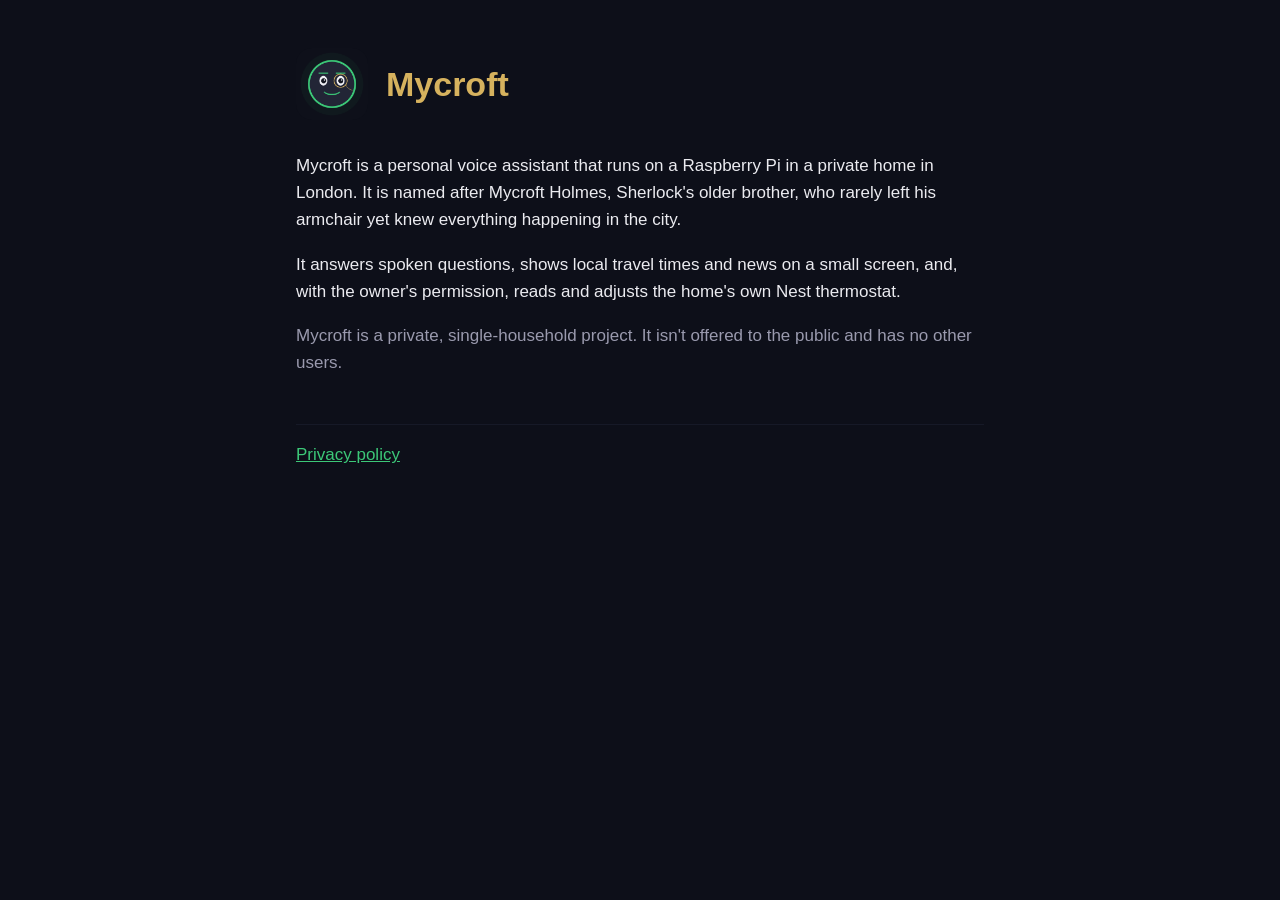
<file: index.html>
<!doctype html>
<html lang="en-GB">
<head>
<meta charset="utf-8">
<meta name="viewport" content="width=device-width, initial-scale=1">
<title>Mycroft</title>
<link rel="icon" href="logo.png">
<link rel="stylesheet" href="style.css">
</head>
<body>
<main>
  <header><img src="logo.png" alt="Mycroft's face, with a gold monocle"><h1>Mycroft</h1></header>
  <p>Mycroft is a personal voice assistant that runs on a Raspberry Pi in a private home in London. It is named after Mycroft Holmes, Sherlock's older brother, who rarely left his armchair yet knew everything happening in the city.</p>
  <p>It answers spoken questions, shows local travel times and news on a small screen, and, with the owner's permission, reads and adjusts the home's own Nest thermostat.</p>
  <p class="dim">Mycroft is a private, single-household project. It isn't offered to the public and has no other users.</p>
  <nav><a href="privacy.html">Privacy policy</a></nav>
</main>
</body>
</html>
</file>
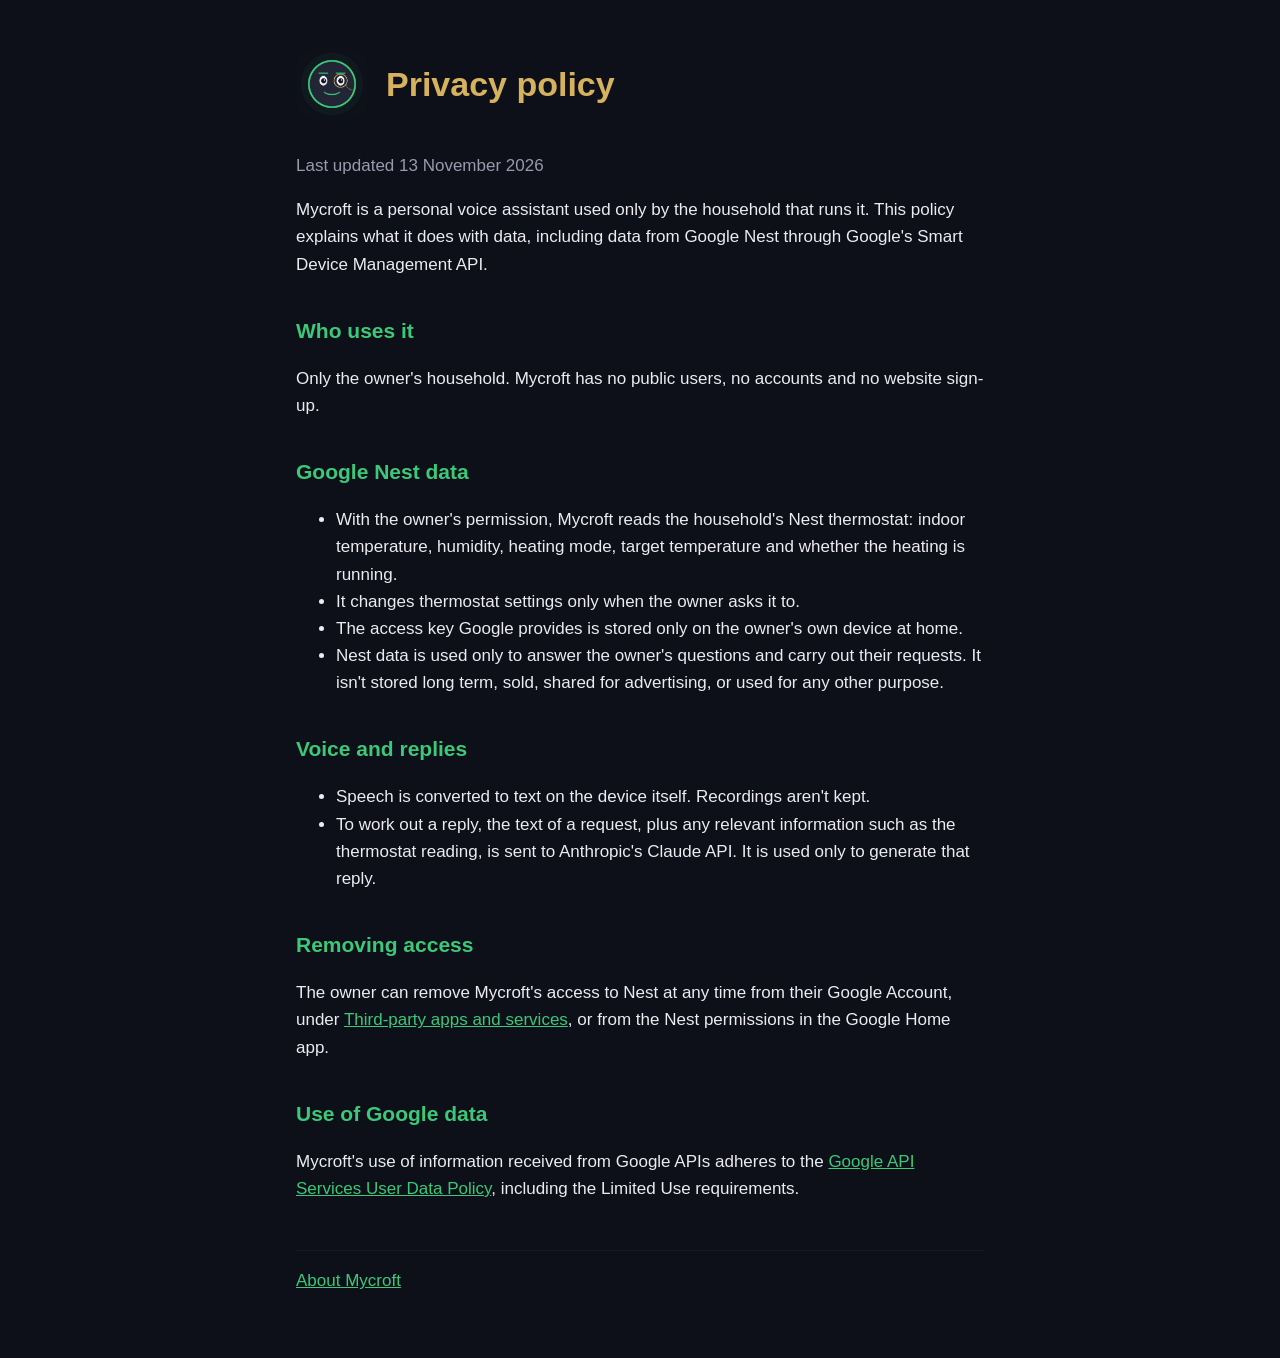
<file: privacy.html>
<!doctype html>
<html lang="en-GB">
<head>
<meta charset="utf-8">
<meta name="viewport" content="width=device-width, initial-scale=1">
<title>Mycroft privacy policy</title>
<link rel="icon" href="logo.png">
<link rel="stylesheet" href="style.css">
</head>
<body>
<main>
  <header><img src="logo.png" alt="Mycroft's face, with a gold monocle"><h1>Privacy policy</h1></header>
  <p class="dim">Last updated 13 November 2026</p>

  <p>Mycroft is a personal voice assistant used only by the household that runs it. This policy explains what it does with data, including data from Google Nest through Google's Smart Device Management API.</p>

  <h2>Who uses it</h2>
  <p>Only the owner's household. Mycroft has no public users, no accounts and no website sign-up.</p>

  <h2>Google Nest data</h2>
  <ul>
    <li>With the owner's permission, Mycroft reads the household's Nest thermostat: indoor temperature, humidity, heating mode, target temperature and whether the heating is running.</li>
    <li>It changes thermostat settings only when the owner asks it to.</li>
    <li>The access key Google provides is stored only on the owner's own device at home.</li>
    <li>Nest data is used only to answer the owner's questions and carry out their requests. It isn't stored long term, sold, shared for advertising, or used for any other purpose.</li>
  </ul>

  <h2>Voice and replies</h2>
  <ul>
    <li>Speech is converted to text on the device itself. Recordings aren't kept.</li>
    <li>To work out a reply, the text of a request, plus any relevant information such as the thermostat reading, is sent to Anthropic's Claude API. It is used only to generate that reply.</li>
  </ul>

  <h2>Removing access</h2>
  <p>The owner can remove Mycroft's access to Nest at any time from their Google Account, under <a href="https://myaccount.google.com/permissions">Third-party apps and services</a>, or from the Nest permissions in the Google Home app.</p>

  <h2>Use of Google data</h2>
  <p>Mycroft's use of information received from Google APIs adheres to the <a href="https://developers.google.com/terms/api-services-user-data-policy">Google API Services User Data Policy</a>, including the Limited Use requirements.</p>

  <nav><a href="index.html">About Mycroft</a></nav>
</main>
</body>
</html>
</file>
<file: style.css>
:root { --bg: #0d0f19; --panel: #161927; --text: #ebebf0; --dim: #9a9aae; --green: #3cc878; --gold: #d6b25e; }
* { box-sizing: border-box; }
body { margin: 0; background: var(--bg); color: var(--text); font: 17px/1.6 -apple-system, BlinkMacSystemFont, "Segoe UI", Roboto, sans-serif; }
main { max-width: 720px; margin: 0 auto; padding: 48px 16px 64px; }
header { display: flex; align-items: center; gap: 18px; margin-bottom: 32px; }
header img { width: 72px; height: 72px; border-radius: 16px; }
h1 { margin: 0; font-size: 34px; color: var(--gold); }
h2 { margin-top: 36px; font-size: 21px; color: var(--green); }
p, li { color: var(--text); }
.dim { color: var(--dim); }
a { color: var(--green); }
nav { margin-top: 48px; padding-top: 16px; border-top: 1px solid var(--panel); }
</file>
